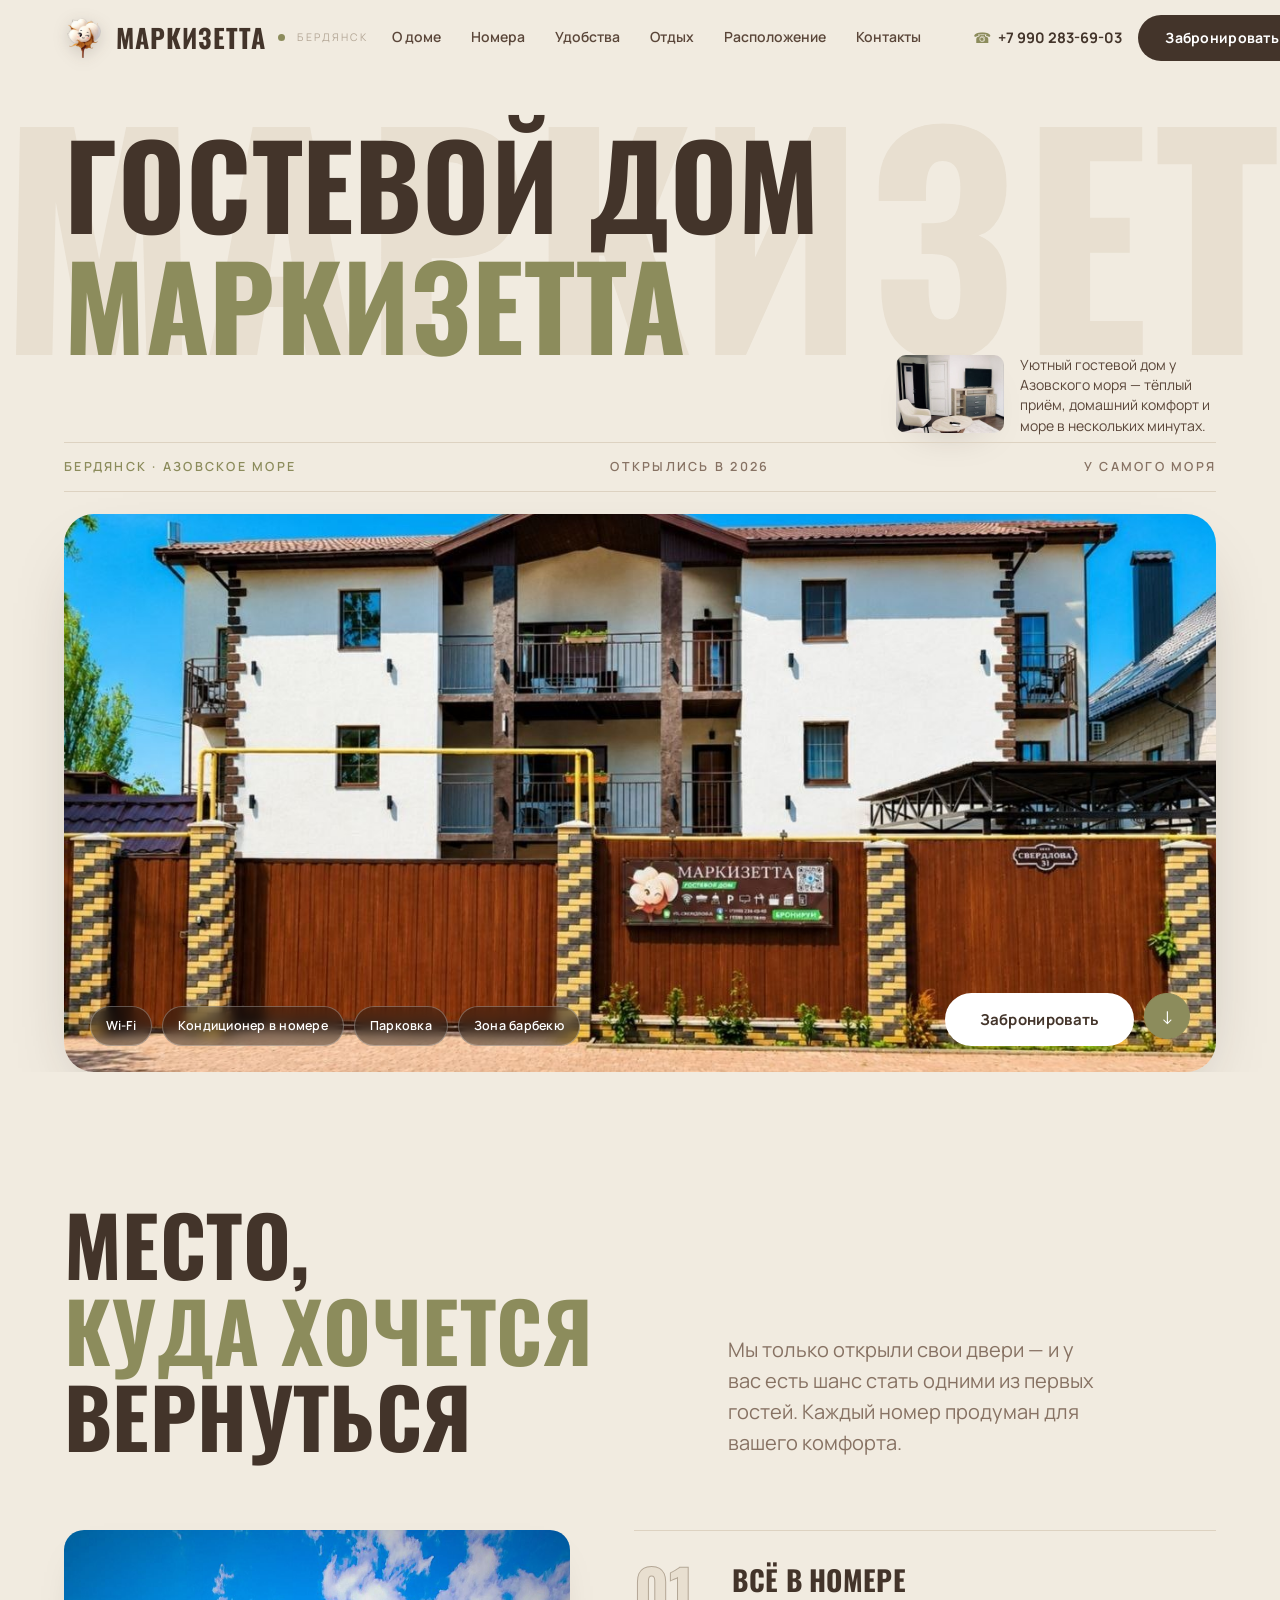
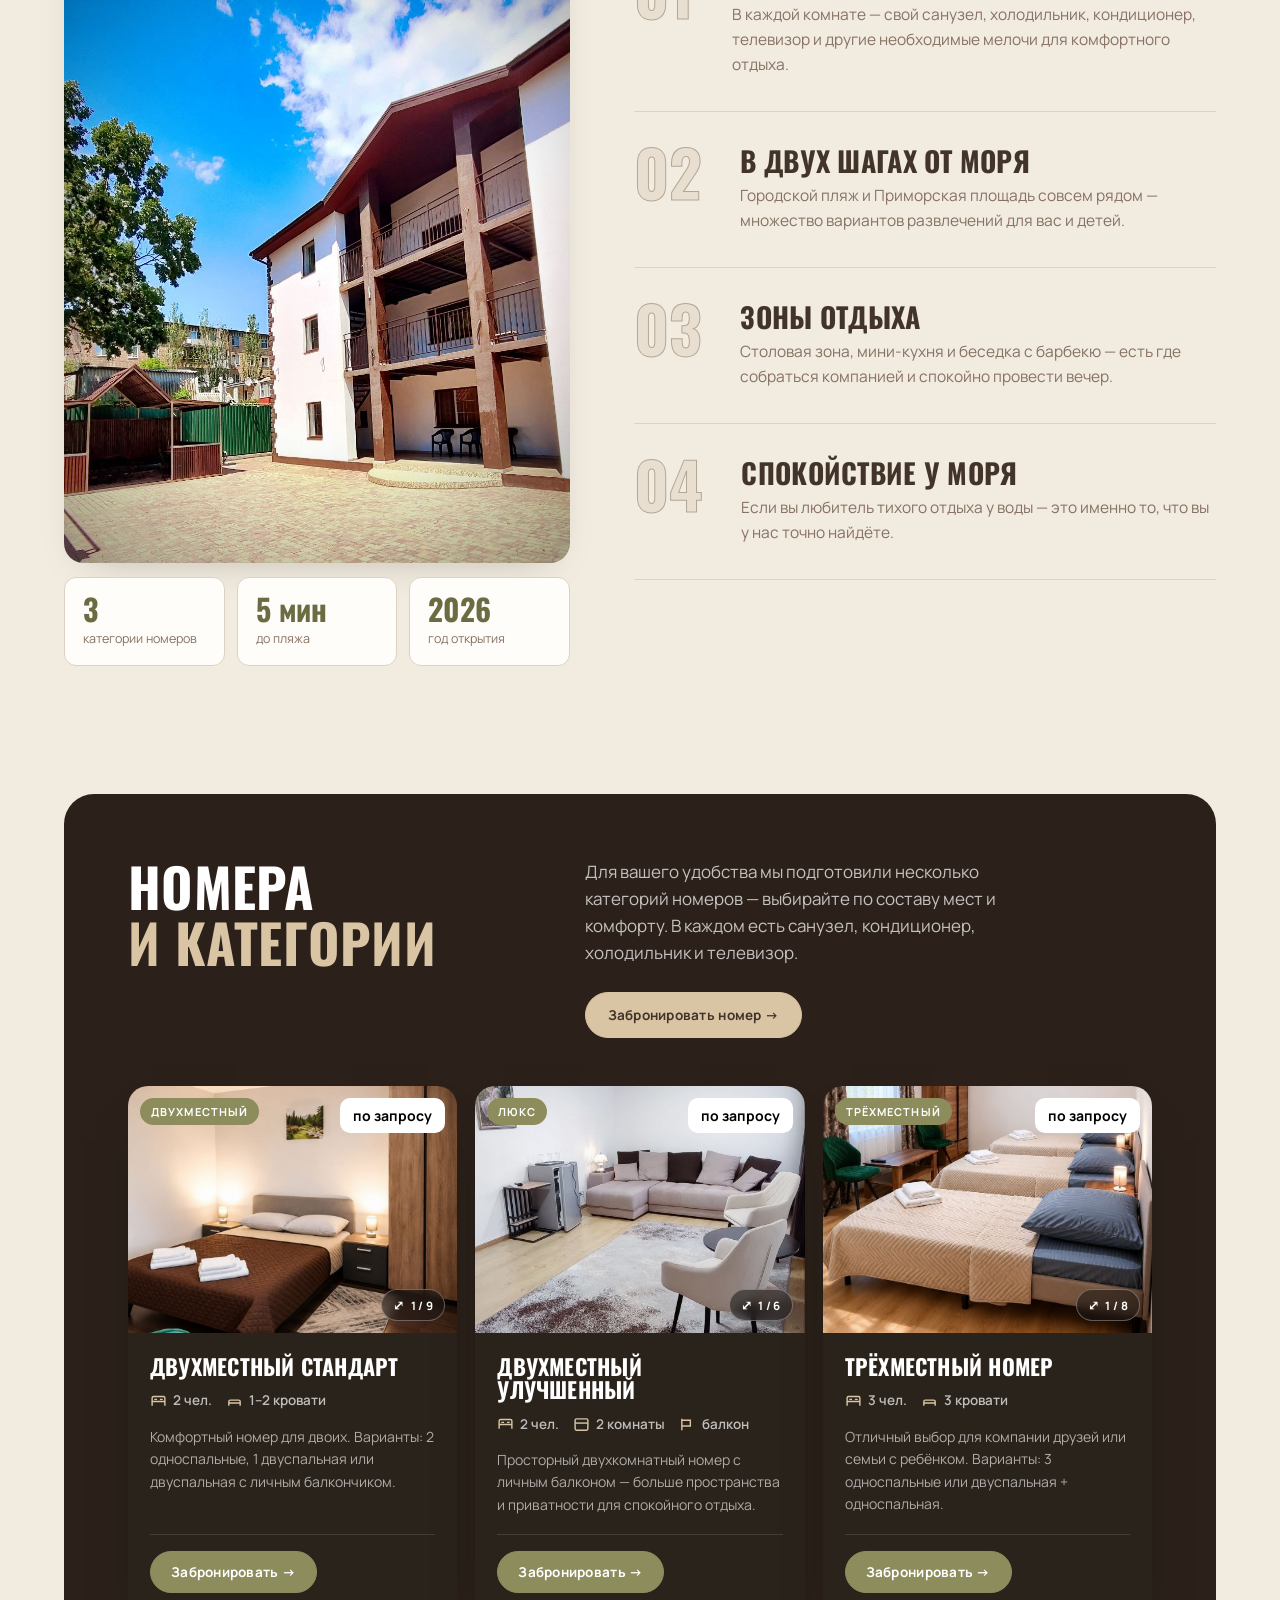
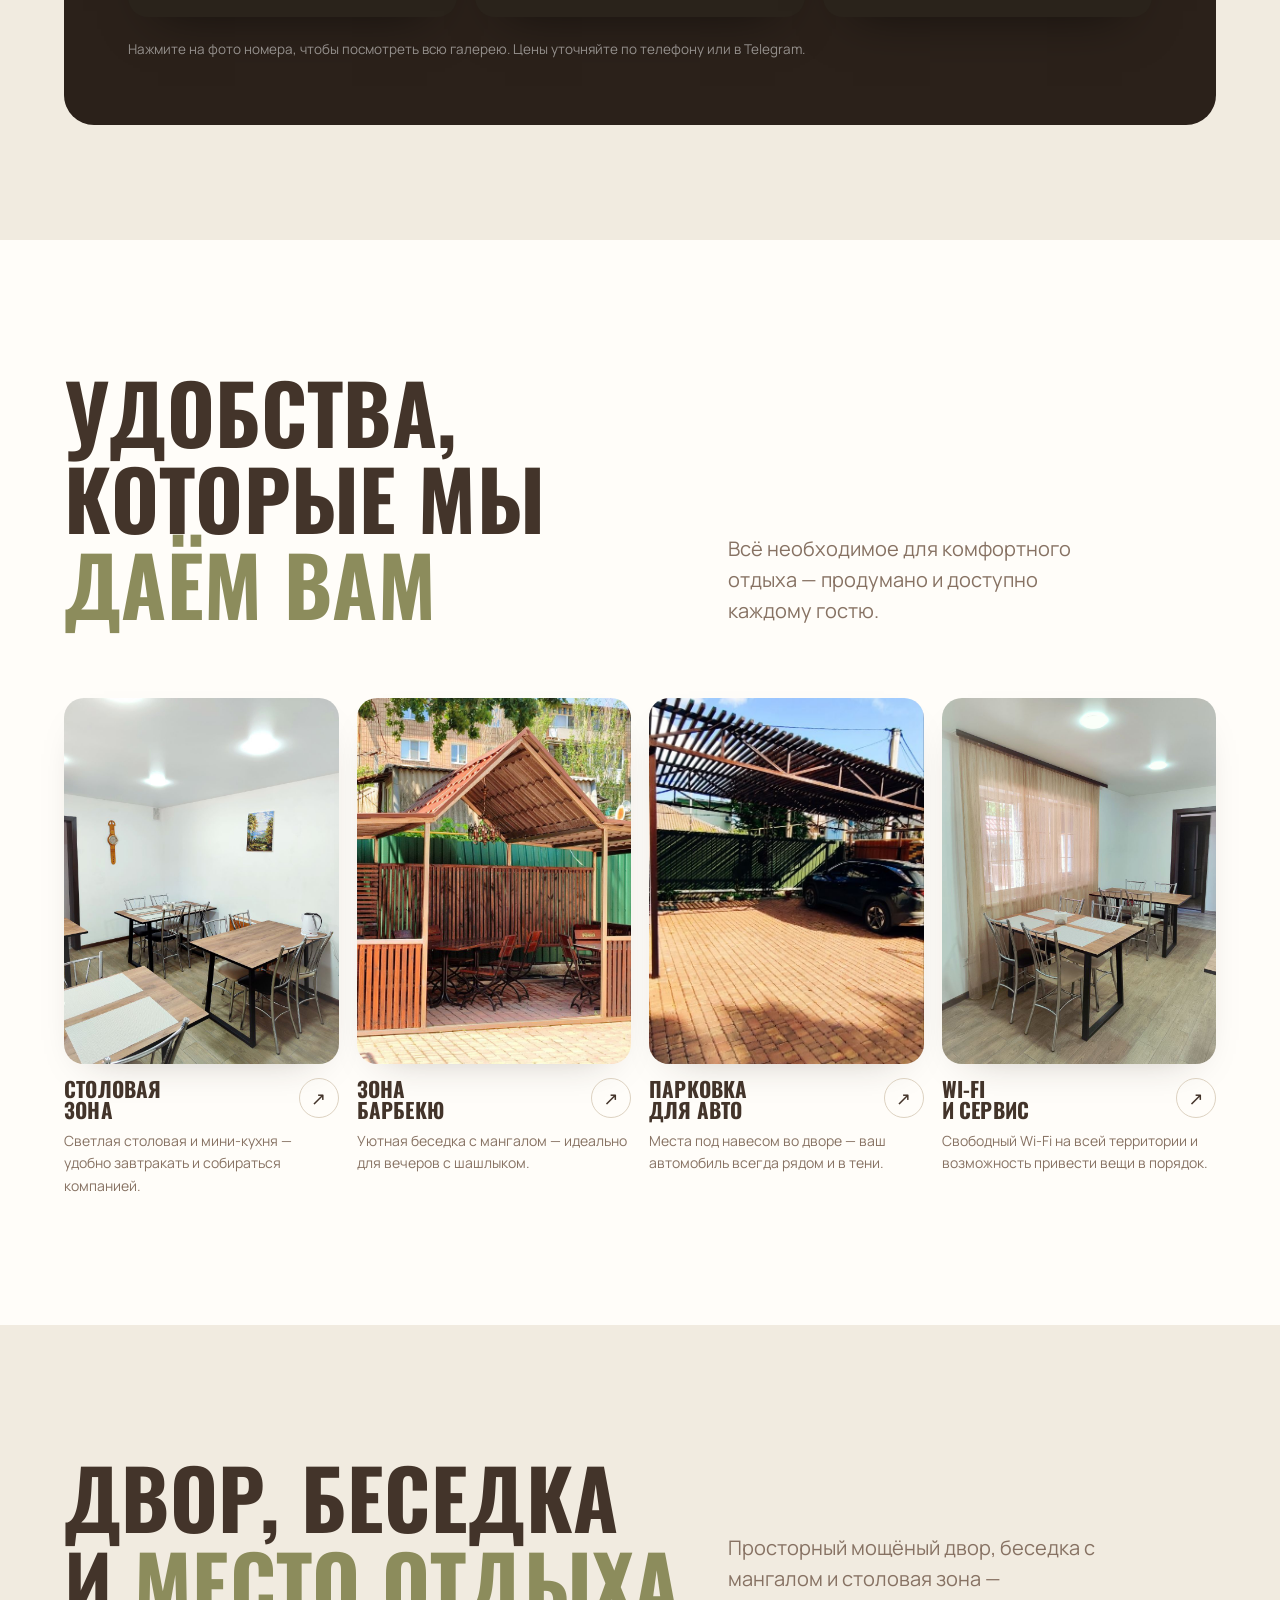
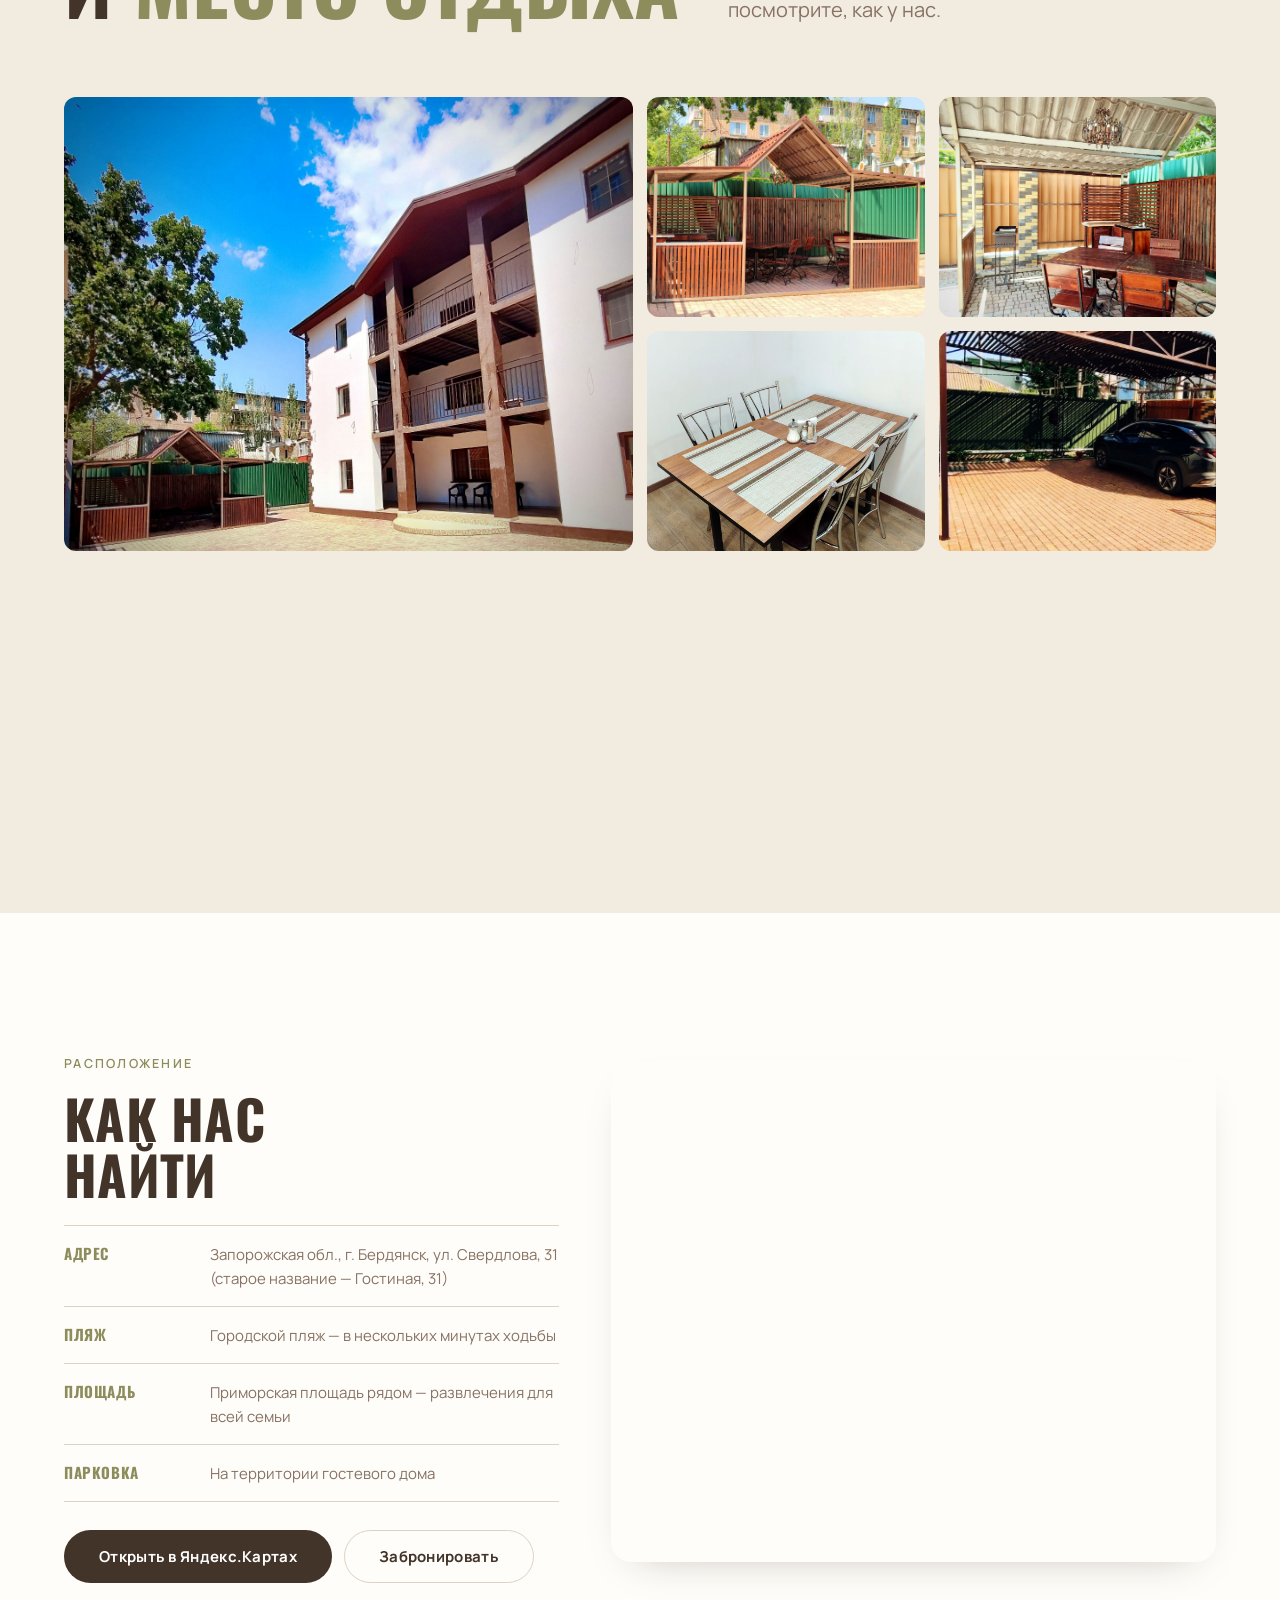
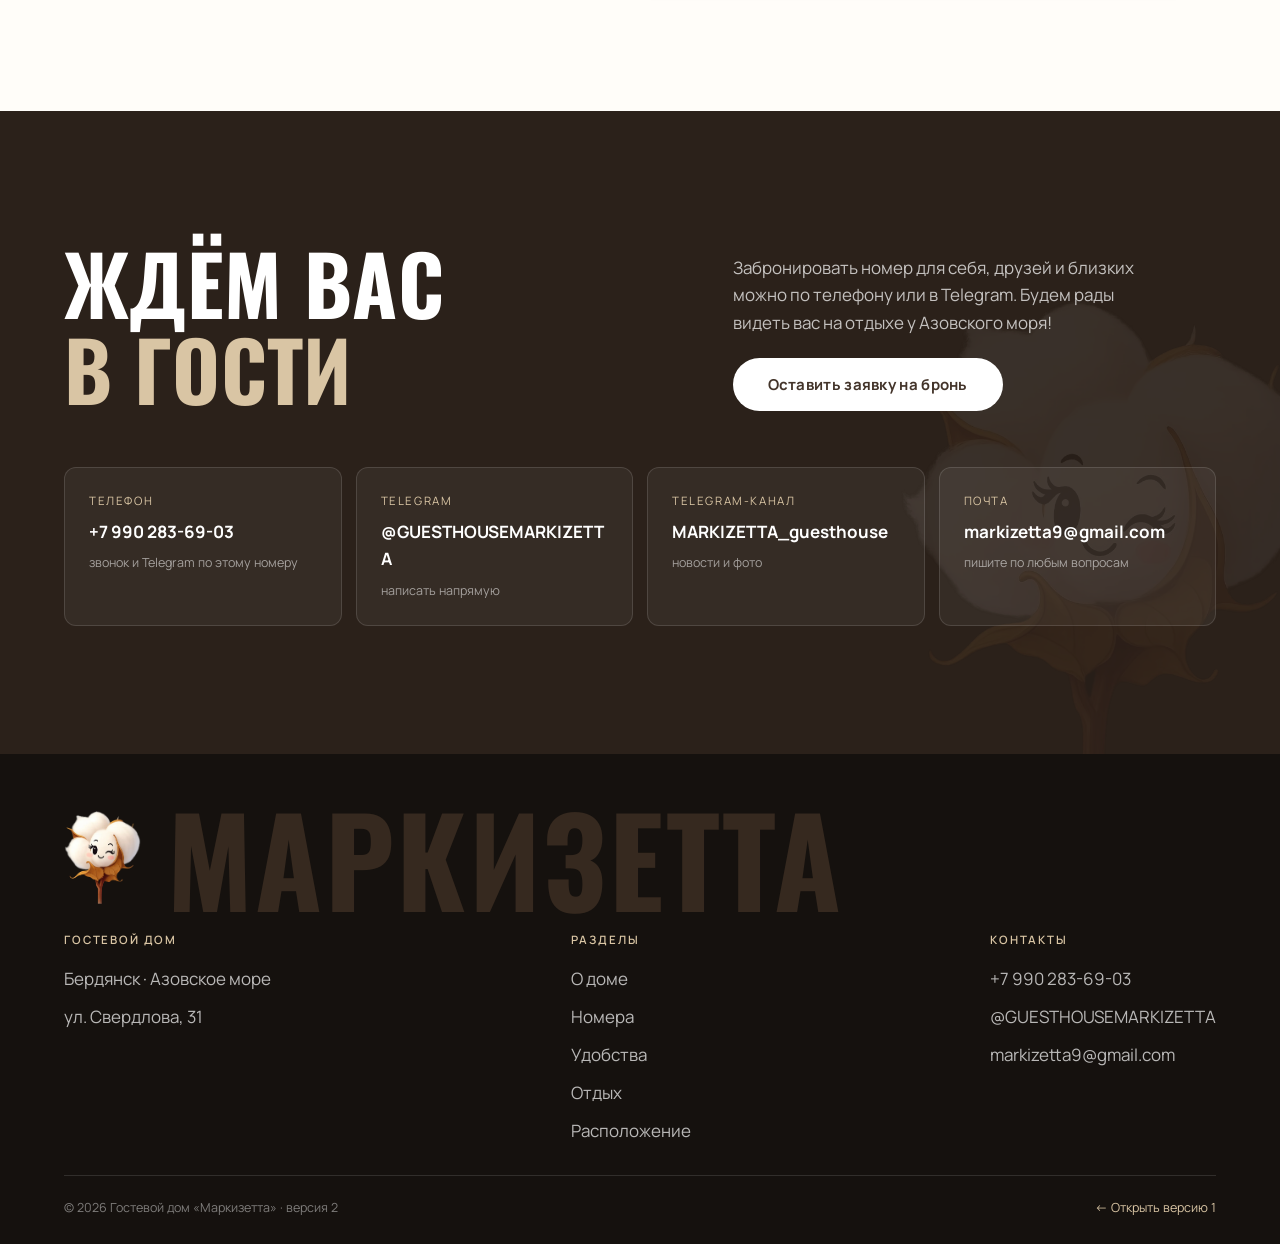
<file: v2.html>
<!DOCTYPE html>
<html lang="ru" data-accent="olive" data-rooms="dark">
<head>
<meta charset="UTF-8" />
<meta name="viewport" content="width=device-width, initial-scale=1.0" />
<title>Гостевой дом МАРКИЗЕТТА — отдых у Азовского моря в Бердянске (v2)</title>
<meta name="description" content="Гостевой дом МАРКИЗЕТТА в Бердянске — уютные номера у Азовского моря рядом с городским пляжем и Приморской площадью. Бронирование по телефону и в Telegram." />
<link rel="icon" href="new/logo.webp" type="image/webp" />
<link rel="preconnect" href="https://fonts.googleapis.com" />
<link rel="preconnect" href="https://fonts.gstatic.com" crossorigin />
<link href="https://fonts.googleapis.com/css2?family=Oswald:wght@500;600;700&family=Manrope:wght@400;500;600;700;800&display=swap" rel="stylesheet" />
<link rel="stylesheet" href="styles-v2.css" />
</head>
<body>

<!-- ============ HEADER ============ -->
<header class="site-header" id="top">
  <div class="header-inner">
    <a href="#top" class="brand" aria-label="Гостевой дом Маркизетта — на главную">
      <img class="brand__logo" src="new/logo.webp" alt="" aria-hidden="true" />
      <span class="brand__name">Маркизетта</span>
      <span class="brand__dot" aria-hidden="true"></span>
      <span class="brand__sub">Бердянск</span>
    </a>

    <nav class="nav" aria-label="Основная навигация">
      <a href="#why" class="nav-link">О доме</a>
      <a href="#rooms" class="nav-link">Номера</a>
      <a href="#facilities" class="nav-link">Удобства</a>
      <a href="#gallery" class="nav-link">Отдых</a>
      <a href="#location" class="nav-link">Расположение</a>
      <a href="#contacts" class="nav-link">Контакты</a>
    </nav>

    <div class="header-actions">
      <a href="tel:+79902836903" class="header-phone">
        <span class="header-phone__icon" aria-hidden="true">☎</span>
        <span>+7 990 283-69-03</span>
      </a>
      <button class="btn btn--dark btn--book-header" data-open-booking type="button">Забронировать</button>
      <button class="burger" data-burger type="button" aria-label="Открыть меню" aria-expanded="false">
        <span></span><span></span><span></span>
      </button>
    </div>
  </div>
</header>

<!-- ============ MOBILE MENU ============ -->
<div class="mobile-menu" data-mobile-menu hidden>
  <nav class="mobile-menu__nav" aria-label="Мобильная навигация">
    <a href="#why" class="mobile-menu__link" data-mm-link>О доме <span>01</span></a>
    <a href="#rooms" class="mobile-menu__link" data-mm-link>Номера <span>02</span></a>
    <a href="#facilities" class="mobile-menu__link" data-mm-link>Удобства <span>03</span></a>
    <a href="#gallery" class="mobile-menu__link" data-mm-link>Отдых <span>04</span></a>
    <a href="#location" class="mobile-menu__link" data-mm-link>Расположение <span>05</span></a>
    <a href="#contacts" class="mobile-menu__link" data-mm-link>Контакты <span>06</span></a>
  </nav>
  <div class="mobile-menu__foot">
    <a href="tel:+79902836903" class="mobile-menu__phone">+7 990 283-69-03</a>
    <button class="btn btn--primary" data-open-booking type="button">Забронировать номер</button>
    <a href="https://t.me/GUESTHOUSEMARKIZETTA" target="_blank" rel="noopener" class="mobile-menu__tg">Написать в Telegram →</a>
  </div>
</div>

<main>

  <!-- ============ HERO ============ -->
  <section class="hero" id="hero">
    <div class="hero__ghost" aria-hidden="true">Маркизетта</div>
    <div class="wrap">
      <div class="hero__top">
        <h1 class="display h-xl hero__title">Гостевой дом<br /><span class="accent-word">Маркизетта</span></h1>
        <div class="hero__aside">
          <div class="hero__thumb">
            <img src="assets/hero-thumb.jpg" alt="Интерьер номера гостевого дома" />
          </div>
          <p>Уютный гостевой дом у Азовского моря — тёплый приём, домашний комфорт и море в нескольких минутах.</p>
        </div>
      </div>

      <div class="hero__metarow">
        <span class="meta meta--accent">Бердянск · Азовское море</span>
        <span class="meta">Открылись в 2026</span>
        <span class="meta">У самого моря</span>
      </div>

      <div class="hero__image">
        <img src="new/main.jpg" alt="Фасад гостевого дома Маркизетта" />
        <div class="hero__badges">
          <span class="hero__badge">Wi-Fi</span>
          <span class="hero__badge">Кондиционер в номере</span>
          <span class="hero__badge">Парковка</span>
          <span class="hero__badge">Зона барбекю</span>
        </div>
        <div class="hero__cta">
          <button class="btn btn--light btn--lg" data-open-booking type="button">Забронировать</button>
          <a href="#rooms" class="arrow-btn arrow-btn--solid" aria-label="К номерам">↓</a>
        </div>
      </div>
    </div>
  </section>

  <!-- ============ WHY US ============ -->
  <section class="section why" id="why">
    <div class="wrap">
      <div class="section-head">
        <h2 class="display h-lg">Место,<br /><span class="accent-word">куда хочется</span> вернуться</h2>
        <p class="lead section-head__intro">Мы только открыли свои двери — и у вас есть шанс стать одними из первых гостей. Каждый номер продуман для вашего комфорта.</p>
      </div>

      <div class="why__grid">
        <div class="why__media">
          <div class="why__media-img">
            <img src="assets/courtyard.jpg" alt="Внутренний двор гостевого дома" loading="lazy" />
          </div>
          <div class="why__stats">
            <div class="why__stat"><b>3</b><span>категории номеров</span></div>
            <div class="why__stat"><b>5 мин</b><span>до пляжа</span></div>
            <div class="why__stat"><b>2026</b><span>год открытия</span></div>
          </div>
        </div>

        <ol class="why__list">
          <li class="why-item">
            <span class="why-item__num">01</span>
            <div class="why-item__body">
              <h3>Всё в номере</h3>
              <p>В каждой комнате — свой санузел, холодильник, кондиционер, телевизор и другие необходимые мелочи для комфортного отдыха.</p>
            </div>
          </li>
          <li class="why-item">
            <span class="why-item__num">02</span>
            <div class="why-item__body">
              <h3>В двух шагах от моря</h3>
              <p>Городской пляж и Приморская площадь совсем рядом — множество вариантов развлечений для вас и детей.</p>
            </div>
          </li>
          <li class="why-item">
            <span class="why-item__num">03</span>
            <div class="why-item__body">
              <h3>Зоны отдыха</h3>
              <p>Столовая зона, мини-кухня и беседка с барбекю — есть где собраться компанией и спокойно провести вечер.</p>
            </div>
          </li>
          <li class="why-item">
            <span class="why-item__num">04</span>
            <div class="why-item__body">
              <h3>Спокойствие у моря</h3>
              <p>Если вы любитель тихого отдыха у воды — это именно то, что вы у нас точно найдёте.</p>
            </div>
          </li>
        </ol>
      </div>
    </div>
  </section>

  <!-- ============ ROOMS ============ -->
  <section class="rooms" id="rooms">
    <div class="wrap">
      <div class="rooms__panel">
        <div class="rooms__head">
          <h2 class="display h-md">Номера<br /><span class="accent-word">и категории</span></h2>
          <div>
            <p class="rooms__intro">Для вашего удобства мы подготовили несколько категорий номеров — выбирайте по составу мест и комфорту. В каждом есть санузел, кондиционер, холодильник и телевизор.</p>
            <div class="rooms__nav">
              <button class="rooms__viewall" data-open-booking type="button">Забронировать номер →</button>
            </div>
          </div>
        </div>

        <div class="rooms__track" data-room-track>

          <article class="room-card">
            <button class="room-card__media" data-room-gallery="assets/room1-1.jpg,assets/room1-2.jpg,assets/room1-3.jpg,assets/room1-4.jpg,assets/room1-5.jpg,assets/room1-6.jpg,assets/room1-7.jpg,assets/room1-8.jpg,assets/room1-9.jpg" data-room-title="Двухместный стандарт" type="button" aria-label="Открыть фотогалерею номера «Двухместный стандарт»">
              <span class="room-card__tag">Двухместный</span>
              <span class="room-card__price">по запросу</span>
              <img src="assets/room1-1.jpg" alt="Двухместный стандарт" loading="lazy" />
              <span class="room-card__count">1 / 9</span>
            </button>
            <div class="room-card__body">
              <h3 class="room-card__name">Двухместный стандарт</h3>
              <div class="room-card__meta">
                <span><svg viewBox="0 0 24 24" fill="none" stroke-width="2"><path d="M3 12V7a2 2 0 0 1 2-2h14a2 2 0 0 1 2 2v5M3 12h18M3 12v6M21 12v6M6 9h4M14 9h4"/></svg>2 чел.</span>
                <span><svg viewBox="0 0 24 24" fill="none" stroke-width="2"><path d="M4 18v-6a2 2 0 0 1 2-2h12a2 2 0 0 1 2 2v6M4 14h16"/></svg>1–2 кровати</span>
              </div>
              <p class="room-card__desc">Комфортный номер для двоих. Варианты: 2 односпальные, 1 двуспальная или двуспальная с личным балкончиком.</p>
              <div class="room-card__foot">
                <button class="room-card__book" data-open-booking data-room="Двухместный стандарт" type="button">Забронировать →</button>
              </div>
            </div>
          </article>

          <article class="room-card">
            <button class="room-card__media" data-room-gallery="assets/room2-1.jpg,assets/room2-2.jpg,assets/room2-3.jpg,assets/room2-4.jpg,assets/room2-5.jpg,assets/room2-6.jpg" data-room-title="Двухместный улучшенный" type="button" aria-label="Открыть фотогалерею номера «Двухместный улучшенный»">
              <span class="room-card__tag">Люкс</span>
              <span class="room-card__price">по запросу</span>
              <img src="assets/room2-1.jpg" alt="Двухместный улучшенный" loading="lazy" />
              <span class="room-card__count">1 / 6</span>
            </button>
            <div class="room-card__body">
              <h3 class="room-card__name">Двухместный улучшенный</h3>
              <div class="room-card__meta">
                <span><svg viewBox="0 0 24 24" fill="none" stroke-width="2"><path d="M3 12V7a2 2 0 0 1 2-2h14a2 2 0 0 1 2 2v5M3 12h18M3 12v6M21 12v6M6 9h4M14 9h4"/></svg>2 чел.</span>
                <span><svg viewBox="0 0 24 24" fill="none" stroke-width="2"><rect x="3" y="4" width="18" height="16" rx="2"/><path d="M3 10h18"/></svg>2 комнаты</span>
                <span><svg viewBox="0 0 24 24" fill="none" stroke-width="2"><path d="M4 4v16M4 6h12v8H4"/></svg>балкон</span>
              </div>
              <p class="room-card__desc">Просторный двухкомнатный номер с личным балконом — больше пространства и приватности для спокойного отдыха.</p>
              <div class="room-card__foot">
                <button class="room-card__book" data-open-booking data-room="Двухместный улучшенный (Люкс)" type="button">Забронировать →</button>
              </div>
            </div>
          </article>

          <article class="room-card">
            <button class="room-card__media" data-room-gallery="assets/room3-1.jpg,assets/room3-2.jpg,assets/room3-3.jpg,assets/room3-4.jpg,assets/room3-5.jpg,assets/room3-6.jpg,assets/room3-7.jpg,assets/room3-8.jpg" data-room-title="Трёхместный номер" type="button" aria-label="Открыть фотогалерею номера «Трёхместный номер»">
              <span class="room-card__tag">Трёхместный</span>
              <span class="room-card__price">по запросу</span>
              <img src="assets/room3-1.jpg" alt="Трёхместный номер" loading="lazy" />
              <span class="room-card__count">1 / 8</span>
            </button>
            <div class="room-card__body">
              <h3 class="room-card__name">Трёхместный номер</h3>
              <div class="room-card__meta">
                <span><svg viewBox="0 0 24 24" fill="none" stroke-width="2"><path d="M3 12V7a2 2 0 0 1 2-2h14a2 2 0 0 1 2 2v5M3 12h18M3 12v6M21 12v6M6 9h4M14 9h4"/></svg>3 чел.</span>
                <span><svg viewBox="0 0 24 24" fill="none" stroke-width="2"><path d="M4 18v-6a2 2 0 0 1 2-2h12a2 2 0 0 1 2 2v6M4 14h16"/></svg>3 кровати</span>
              </div>
              <p class="room-card__desc">Отличный выбор для компании друзей или семьи с ребёнком. Варианты: 3 односпальные или двуспальная + односпальная.</p>
              <div class="room-card__foot">
                <button class="room-card__book" data-open-booking data-room="Трёхместный номер" type="button">Забронировать →</button>
              </div>
            </div>
          </article>

        </div>
        <p style="color:rgba(255,255,255,.5); font-size:13.5px; margin:22px 0 0;">Нажмите на фото номера, чтобы посмотреть всю галерею. Цены уточняйте по телефону или в Telegram.</p>
      </div>
    </div>
  </section>

  <!-- ============ FACILITIES ============ -->
  <section class="section facilities" id="facilities">
    <div class="wrap">
      <div class="section-head">
        <h2 class="display h-lg">Удобства,<br />которые мы <span class="accent-word">даём вам</span></h2>
        <p class="lead section-head__intro">Всё необходимое для комфортного отдыха — продумано и доступно каждому гостю.</p>
      </div>

      <div class="fac-grid">
        <article class="fac-card">
          <div class="fac-card__img"><img src="assets/dining-2.jpg" alt="Столовая зона" loading="lazy" /></div>
          <div class="fac-card__foot">
            <h3 class="fac-card__name">Столовая<br />зона</h3>
            <a href="#gallery" class="arrow-btn" aria-label="Подробнее">↗</a>
            <p class="fac-card__desc">Светлая столовая и мини-кухня — удобно завтракать и собираться компанией.</p>
          </div>
        </article>

        <article class="fac-card">
          <div class="fac-card__img"><img src="assets/bbq-gazebo.jpg" alt="Зона барбекю" loading="lazy" /></div>
          <div class="fac-card__foot">
            <h3 class="fac-card__name">Зона<br />барбекю</h3>
            <a href="#gallery" class="arrow-btn" aria-label="Подробнее">↗</a>
            <p class="fac-card__desc">Уютная беседка с мангалом — идеально для вечеров с шашлыком.</p>
          </div>
        </article>

        <article class="fac-card">
          <div class="fac-card__img"><img src="assets/parking-1.jpg" alt="Парковка" loading="lazy" /></div>
          <div class="fac-card__foot">
            <h3 class="fac-card__name">Парковка<br />для авто</h3>
            <a href="#location" class="arrow-btn" aria-label="Подробнее">↗</a>
            <p class="fac-card__desc">Места под навесом во дворе — ваш автомобиль всегда рядом и в тени.</p>
          </div>
        </article>

        <article class="fac-card">
          <div class="fac-card__img"><img src="assets/dining-3.jpg" alt="Зоны отдыха и Wi-Fi" loading="lazy" /></div>
          <div class="fac-card__foot">
            <h3 class="fac-card__name">Wi-Fi<br />и сервис</h3>
            <a href="#contacts" class="arrow-btn" aria-label="Подробнее">↗</a>
            <p class="fac-card__desc">Свободный Wi-Fi на всей территории и возможность привести вещи в порядок.</p>
          </div>
        </article>
      </div>
    </div>
  </section>

  <!-- ============ GALLERY ============ -->
  <section class="section gallery-sec" id="gallery">
    <div class="wrap">
      <div class="section-head">
        <h2 class="display h-lg">Двор, беседка<br />и <span class="accent-word">место отдыха</span></h2>
        <p class="lead section-head__intro">Просторный мощёный двор, беседка с мангалом и столовая зона — посмотрите, как у нас.</p>
      </div>
      <div class="gallery" data-lightbox-group>
        <button class="gallery__item gallery__item--big" data-lightbox="assets/courtyard.jpg" type="button"><img src="assets/courtyard.jpg" alt="Внутренний двор и здание" loading="lazy" /></button>
        <button class="gallery__item" data-lightbox="assets/bbq-gazebo.jpg" type="button"><img src="assets/bbq-gazebo.jpg" alt="Беседка для отдыха" loading="lazy" /></button>
        <button class="gallery__item" data-lightbox="assets/bbq-grill.jpg" type="button"><img src="assets/bbq-grill.jpg" alt="Зона барбекю с мангалом" loading="lazy" /></button>
        <button class="gallery__item" data-lightbox="assets/dining-1.jpg" type="button"><img src="assets/dining-1.jpg" alt="Столовая зона" loading="lazy" /></button>
        <button class="gallery__item" data-lightbox="assets/parking-1.jpg" type="button"><img src="assets/parking-1.jpg" alt="Парковка под навесом" loading="lazy" /></button>
        <button class="gallery__item" data-lightbox="assets/dining-2.jpg" type="button"><img src="assets/dining-2.jpg" alt="Столовая зона, вид 2" loading="lazy" /></button>
        <button class="gallery__item" data-lightbox="assets/bbq-sink.jpg" type="button"><img src="assets/bbq-sink.jpg" alt="Зона барбекю — мойка" loading="lazy" /></button>
        <button class="gallery__item" data-lightbox="assets/parking-2.jpg" type="button"><img src="assets/parking-2.jpg" alt="Парковка, вид 2" loading="lazy" /></button>
      </div>
    </div>
  </section>

  <!-- ============ LOCATION ============ -->
  <section class="section location" id="location">
    <div class="wrap">
      <div class="location__grid">
        <div class="location__info">
          <p class="meta meta--accent" style="margin-bottom:16px;">Расположение</p>
          <h2 class="display h-md">Как нас<br />найти</h2>
          <ul class="location__points">
            <li><b>Адрес</b><span>Запорожская обл., г. Бердянск, ул. Свердлова, 31 (старое название — Гостиная, 31)</span></li>
            <li><b>Пляж</b><span>Городской пляж — в нескольких минутах ходьбы</span></li>
            <li><b>Площадь</b><span>Приморская площадь рядом — развлечения для всей семьи</span></li>
            <li><b>Парковка</b><span>На территории гостевого дома</span></li>
          </ul>
          <div class="location__actions">
            <a class="btn btn--dark btn--lg" href="https://yandex.ru/maps/?text=Бердянск, улица Свердлова, 31" target="_blank" rel="noopener">Открыть в Яндекс.Картах</a>
            <button class="btn btn--ghost btn--lg" data-open-booking type="button">Забронировать</button>
          </div>
        </div>
        <div class="location__map">
          <iframe src="https://yandex.ru/map-widget/v1/?um=constructor%3Aa546a41429d4d264be3661e1c7c747e6cb25f4ac7dc8855ade8e6821b497c482&amp;source=constructor" width="100%" height="500" frameborder="0" title="Гостевой дом Маркизетта на карте" allowfullscreen="" loading="lazy"></iframe>
        </div>
      </div>
    </div>
  </section>

  <!-- ============ CONTACTS ============ -->
  <section class="section contacts" id="contacts">
    <img class="contacts__watermark" src="new/logo.webp" alt="" aria-hidden="true" />
    <div class="wrap">
      <div class="contacts__top">
        <h2 class="display h-lg">Ждём вас<br /><span class="accent-word">в гости</span></h2>
        <div>
          <p>Забронировать номер для себя, друзей и близких можно по телефону или в Telegram. Будем рады видеть вас на отдыхе у Азовского моря!</p>
          <button class="btn btn--light btn--lg" data-open-booking type="button">Оставить заявку на бронь</button>
        </div>
      </div>
      <div class="contacts__cards">
        <a class="contact-card" href="tel:+79902836903">
          <span class="contact-card__label">Телефон</span>
          <span class="contact-card__value">+7 990 283-69-03</span>
          <span class="contact-card__note">звонок и Telegram по этому номеру</span>
        </a>
        <a class="contact-card" href="https://t.me/GUESTHOUSEMARKIZETTA" target="_blank" rel="noopener">
          <span class="contact-card__label">Telegram</span>
          <span class="contact-card__value">@GUESTHOUSEMARKIZETTA</span>
          <span class="contact-card__note">написать напрямую</span>
        </a>
        <a class="contact-card" href="https://t.me/MARKIZETTA_guesthouse" target="_blank" rel="noopener">
          <span class="contact-card__label">Telegram-канал</span>
          <span class="contact-card__value">MARKIZETTA_guesthouse</span>
          <span class="contact-card__note">новости и фото</span>
        </a>
        <a class="contact-card" href="mailto:markizetta9@gmail.com">
          <span class="contact-card__label">Почта</span>
          <span class="contact-card__value">markizetta9@gmail.com</span>
          <span class="contact-card__note">пишите по любым вопросам</span>
        </a>
      </div>
    </div>
  </section>
</main>

<!-- ============ FOOTER ============ -->
<footer class="footer">
  <div class="wrap">
    <div class="footer__brandrow">
      <img class="footer__logo" src="new/logo.webp" alt="" aria-hidden="true" />
      <div class="footer__big">Маркизетта</div>
    </div>
    <div class="footer__inner">
      <div class="footer__col">
        <h4>Гостевой дом</h4>
        <span>Бердянск · Азовское море</span>
        <span>ул. Свердлова, 31</span>
      </div>
      <div class="footer__col">
        <h4>Разделы</h4>
        <a href="#why">О доме</a>
        <a href="#rooms">Номера</a>
        <a href="#facilities">Удобства</a>
        <a href="#gallery">Отдых</a>
        <a href="#location">Расположение</a>
      </div>
      <div class="footer__col">
        <h4>Контакты</h4>
        <a href="tel:+79902836903">+7 990 283-69-03</a>
        <a href="https://t.me/GUESTHOUSEMARKIZETTA" target="_blank" rel="noopener">@GUESTHOUSEMARKIZETTA</a>
        <a href="mailto:markizetta9@gmail.com">markizetta9@gmail.com</a>
      </div>
    </div>
  </div>
  <div class="footer__bottom">
    <span>© 2026 Гостевой дом «Маркизетта» · версия 2</span>
    <span><a href="index.html" style="color:var(--peach)">← Открыть версию 1</a></span>
  </div>
</footer>

<!-- ============ BOOKING MODAL ============ -->
<div class="modal" data-modal hidden>
  <div class="modal__overlay" data-modal-close></div>
  <div class="modal__dialog" role="dialog" aria-modal="true" aria-labelledby="booking-title">
    <button class="modal__close" data-modal-close type="button" aria-label="Закрыть">×</button>
    <div class="modal__head">
      <img class="modal__emblem" src="new/logo.webp" alt="" aria-hidden="true" />
      <p class="meta meta--accent">Бронирование</p>
      <h2 class="modal__title" id="booking-title">Оставить заявку</h2>
      <p class="modal__sub">Заполните форму и отправьте заявку в Telegram или на почту. Мы свяжемся с вами и подтвердим бронь.</p>
    </div>
    <form class="booking-form" data-booking-form novalidate>
      <div class="field">
        <label for="bf-name">Ваше имя</label>
        <input id="bf-name" name="name" type="text" placeholder="Как к вам обращаться" required />
      </div>
      <div class="field">
        <label for="bf-phone">Телефон</label>
        <input id="bf-phone" name="phone" type="tel" placeholder="+7 ___ ___-__-__" required />
      </div>
      <div class="field field--full">
        <label for="bf-room">Категория номера</label>
        <select id="bf-room" name="room">
          <option>Двухместный стандарт</option>
          <option>Двухместный улучшенный (Люкс)</option>
          <option>Трёхместный номер</option>
          <option>Пока не определился(ась)</option>
        </select>
      </div>
      <div class="field">
        <label for="bf-in">Заезд</label>
        <input id="bf-in" name="checkin" type="date" />
      </div>
      <div class="field">
        <label for="bf-out">Выезд</label>
        <input id="bf-out" name="checkout" type="date" />
      </div>
      <div class="field">
        <label for="bf-guests">Гостей</label>
        <input id="bf-guests" name="guests" type="number" min="1" max="10" value="2" />
      </div>
      <div class="field field--full">
        <label for="bf-comment">Комментарий <span class="muted">(необязательно)</span></label>
        <textarea id="bf-comment" name="comment" rows="2" placeholder="Пожелания, вопросы…"></textarea>
      </div>
      <p class="booking-form__error" data-form-error hidden>Пожалуйста, заполните имя и телефон.</p>
      <div class="booking-form__actions">
        <button class="btn btn--primary btn--lg" type="submit" data-send="telegram">Отправить заявку</button>
      </div>
      <a class="booking-form__call" href="tel:+79902836903">или позвоните: +7 990 283-69-03</a>
    </form>
  </div>
</div>

<!-- ============ LIGHTBOX ============ -->
<div class="lightbox" data-lightbox-modal hidden>
  <button class="lightbox__close" data-lightbox-close type="button" aria-label="Закрыть">×</button>
  <button class="lightbox__nav lightbox__nav--prev" data-lightbox-prev type="button" aria-label="Назад">‹</button>
  <img class="lightbox__img" data-lightbox-img alt="" />
  <button class="lightbox__nav lightbox__nav--next" data-lightbox-next type="button" aria-label="Вперёд">›</button>
  <div class="lightbox__caption" data-lightbox-caption></div>
</div>

<!-- ============ TOAST ============ -->
<div class="toast" data-toast hidden></div>

<script src="app.js"></script>

</body>
</html>
</file>
<file: styles-v2.css>
/* ============================================================
   МАРКИЗЕТТА · v2 «Soft Cotton» design system
   Soft display serif · dark-coffee + light-beige + soft-olive palette
   Cosy, light & comfortable
   ============================================================ */

:root{
  /* ---- light beige palette ---- */
  --bone:        #f1ebe0;
  --bone-2:      #e8dfd0;
  --surface:     #fffdf9;
  --card:        #f8f3ea;

  /* ---- dark-coffee inks ---- */
  --ink:         #43342a;   /* dark coffee — headings & text */
  --ink-2:       #5a4639;
  --ink-soft:    #877263;
  --ink-mute:    #b3a695;
  --line:        #ddd2c1;
  --line-soft:   #ebe2d4;

  /* ---- accent (soft olive) ---- */
  --accent:      #8c8c5c;
  --accent-deep: #6c6c43;
  --peach:       #d9c5a4;   /* warm beige — accents on dark panels */
  --peach-soft:  #efe5d3;
  --accent-tint: #e8e7d6;   /* soft olive tint */

  /* ---- dark coffee panel ---- */
  --dark:        #2b211a;
  --dark-2:      #382c23;

  /* ---- type ---- */
  --font-display: "Oswald", "Arial Narrow", sans-serif;
  --font-body:    "Manrope", system-ui, sans-serif;

  /* ---- shape ---- */
  --r:    20px;
  --r-sm: 12px;
  --r-lg: 30px;
  --shadow:      0 30px 70px -34px rgba(43,33,26,.42);
  --shadow-soft: 0 16px 40px -26px rgba(43,33,26,.34);

  --header-h: 76px;
  --maxw: 1280px;
  --pad: clamp(20px, 5vw, 70px);
}

/* ---- accent variants (tweaks) ---- */
html[data-accent="olive"]{ --accent:#8c8c5c; --accent-deep:#6c6c43; --peach:#d9c5a4; --peach-soft:#efe5d3; --accent-tint:#e8e7d6; }
html[data-accent="beige"]{ --accent:#b69b76; --accent-deep:#937a59; --peach:#e0cba9; --peach-soft:#f1e6d4; --accent-tint:#f0e9dc; }
html[data-accent="coffee"]{ --accent:#7a5c46; --accent-deep:#5f4634; --peach:#cbb094; --peach-soft:#e8d9c5; --accent-tint:#ece2d5; }

*{ box-sizing:border-box; }
[hidden]{ display:none !important; }

html{ scroll-behavior:smooth; }
@media (prefers-reduced-motion: reduce){ html{ scroll-behavior:auto; } }

body{
  margin:0; font-family:var(--font-body); color:var(--ink); background:var(--bone);
  font-size:17px; line-height:1.6; -webkit-font-smoothing:antialiased; overflow-x:hidden;
}
body.no-scroll{ overflow:hidden; }

img{ display:block; max-width:100%; }
a{ color:inherit; text-decoration:none; }
button{ font-family:inherit; cursor:pointer; }

.wrap{ width:100%; padding-inline:var(--pad); margin-inline:auto; max-width:calc(var(--maxw) + var(--pad)*2); }

/* ---- display / type helpers ---- */
.display{
  font-family:var(--font-display); font-weight:700; text-transform:uppercase;
  line-height:1.05; letter-spacing:.005em; margin:0; color:var(--ink);
}
.room-card__name, .fac-card__name, .why-item__body h3, .modal__title,
.map-placeholder__title, .mobile-menu__link, .brand__name{ line-height:1.05; }
.h-xl{ font-size:clamp(48px, 9vw, 132px); }
.h-lg{ font-size:clamp(40px, 6.4vw, 92px); }
.h-md{ font-size:clamp(30px, 4.2vw, 58px); }
.h-sm{ font-size:clamp(24px, 3vw, 38px); }

.meta{
  font-size:12.5px; letter-spacing:.18em; text-transform:uppercase;
  font-weight:600; color:var(--ink-soft);
}
.meta--accent{ color:var(--accent); }
.lead{ font-size:clamp(17px,1.7vw,20px); color:var(--ink-soft); line-height:1.55; margin:0; }
.accent-word{ color:var(--accent); }

.section{ padding:clamp(70px, 10vw, 140px) 0; }
.section-head{ display:grid; grid-template-columns:1.3fr 1fr; gap:30px; align-items:end; margin-bottom:clamp(40px,6vw,72px); }
.section-head__intro{ max-width:380px; }
@media (max-width:760px){ .section-head{ grid-template-columns:1fr; gap:16px; align-items:start; } }

/* ---- buttons ---- */
.btn{
  display:inline-flex; align-items:center; justify-content:center; gap:10px;
  border:1px solid transparent; border-radius:999px; font-weight:700; font-size:14px;
  letter-spacing:.02em; line-height:1; padding:15px 26px; white-space:nowrap;
  transition:transform .18s ease, background .2s, color .2s, border-color .2s, box-shadow .2s;
}
.btn--lg{ padding:18px 34px; font-size:15px; }
.btn--primary{ background:var(--accent); color:#fff; }
.btn--primary:hover{ background:var(--accent-deep); transform:translateY(-2px); }
.btn--dark{ background:var(--ink); color:#fff; }
.btn--dark:hover{ background:var(--ink-2); transform:translateY(-2px); }
.btn--ghost{ background:transparent; color:var(--ink); border-color:var(--line); }
.btn--ghost:hover{ border-color:var(--ink); background:var(--ink); color:#fff; }
.btn--light{ background:#fff; color:var(--ink); }
.btn--light:hover{ background:var(--peach-soft); }
.btn__arrow{ display:inline-grid; place-items:center; width:18px; height:18px; }

/* circular arrow button */
.arrow-btn{
  display:inline-grid; place-items:center; width:46px; height:46px; flex-shrink:0;
  border-radius:50%; border:1px solid var(--line); background:transparent; color:var(--ink);
  font-size:18px; transition:background .2s, color .2s, border-color .2s, transform .2s;
}
.arrow-btn:hover{ background:var(--accent); color:#fff; border-color:var(--accent); transform:translateY(-2px); }
.arrow-btn--solid{ background:var(--accent); color:#fff; border-color:var(--accent); }
.arrow-btn--solid:hover{ background:var(--accent-deep); }

/* ============================================================
   HEADER
   ============================================================ */
.site-header{
  position:fixed; inset:0 0 auto 0; z-index:50; height:var(--header-h);
  display:flex; align-items:center;
  background:transparent; transition:background .3s, box-shadow .3s, border-color .3s;
  border-bottom:1px solid transparent;
}
.site-header.is-stuck{
  background:rgba(236,231,223,.85); backdrop-filter:blur(14px) saturate(1.2);
  border-bottom-color:var(--line);
}
.header-inner{ width:100%; padding-inline:var(--pad); max-width:calc(var(--maxw) + var(--pad)*2); margin-inline:auto; display:flex; align-items:center; gap:24px; }

.brand{ display:flex; align-items:center; gap:10px; flex-shrink:0; }
.brand__name{ font-family:var(--font-display); font-weight:700; font-size:26px; letter-spacing:.04em; text-transform:uppercase; line-height:1; }
.brand__dot{ width:7px; height:7px; border-radius:50%; background:var(--accent); align-self:center; }
.brand__sub{ font-size:10.5px; letter-spacing:.2em; text-transform:uppercase; color:var(--ink-mute); }

.nav{ display:flex; gap:30px; margin-left:auto; }
.nav-link{ position:relative; font-size:14px; font-weight:600; color:var(--ink-2); padding:6px 0; white-space:nowrap; }
.nav-link::after{ content:""; position:absolute; left:0; bottom:0; height:2px; width:0; background:var(--accent); transition:width .25s ease; }
.nav-link:hover{ color:var(--accent); }
.nav-link:hover::after{ width:100%; }

.header-actions{ display:flex; align-items:center; gap:16px; margin-left:auto; }
.nav + .header-actions{ margin-left:28px; }
.header-phone{ display:flex; align-items:center; gap:7px; font-weight:700; font-size:14.5px; color:var(--ink); white-space:nowrap; }
.header-phone__icon{ color:var(--accent); }

.burger{ display:none; width:46px; height:46px; border:1px solid var(--line); border-radius:50%; background:transparent; flex-direction:column; align-items:center; justify-content:center; gap:5px; }
.burger span{ display:block; width:20px; height:2px; background:var(--ink); border-radius:2px; transition:transform .3s, opacity .25s; }
body.menu-open .burger span:nth-child(1){ transform:translateY(7px) rotate(45deg); }
body.menu-open .burger span:nth-child(2){ opacity:0; }
body.menu-open .burger span:nth-child(3){ transform:translateY(-7px) rotate(-45deg); }

/* ============================================================
   MOBILE MENU
   ============================================================ */
.mobile-menu{
  position:fixed; inset:0; z-index:45; background:var(--dark); color:#fff;
  display:flex; flex-direction:column; justify-content:center; padding:calc(var(--header-h) + 20px) var(--pad) 36px;
  opacity:0; transform:translateY(-8px); pointer-events:none; transition:opacity .3s, transform .3s;
}
.mobile-menu.is-open{ opacity:1; transform:none; pointer-events:auto; }
.mobile-menu__nav{ display:flex; flex-direction:column; }
.mobile-menu__link{
  font-family:var(--font-display); font-weight:700; text-transform:uppercase; font-size:clamp(30px,9vw,46px);
  letter-spacing:.01em; padding:11px 0; border-bottom:1px solid rgba(255,255,255,.12); color:#fff;
  display:flex; align-items:baseline; gap:14px;
}
.mobile-menu__link span{ font-family:var(--font-body); font-size:12px; letter-spacing:.1em; color:var(--peach); font-weight:600; }
.mobile-menu__foot{ margin-top:34px; display:flex; flex-direction:column; gap:14px; }
.mobile-menu__phone{ font-family:var(--font-display); font-size:30px; }
.mobile-menu__tg{ color:var(--peach); font-weight:600; }

/* ============================================================
   HERO  (LUNA editorial)
   ============================================================ */
.hero{ position:relative; padding-top:calc(var(--header-h) + clamp(20px,5vw,46px)); overflow:hidden; }
.hero__ghost{
  position:absolute; left:0; right:0; top:clamp(40px,9vw,120px); z-index:0; text-align:center;
  font-family:var(--font-display); font-weight:700; text-transform:uppercase;
  font-size:clamp(90px, 22vw, 360px); line-height:.8; letter-spacing:.02em;
  color:var(--bone-2); user-select:none; pointer-events:none; white-space:nowrap;
}
.hero__top{ position:relative; z-index:2; padding-bottom:clamp(20px,3vw,30px); min-height:clamp(220px,30vw,320px); }
.hero__title{ max-width:100%; }
.hero__title .accent-word{ color:var(--accent); }
.hero__aside{ position:absolute; right:0; bottom:6px; z-index:2; display:flex; gap:16px; align-items:flex-start; width:320px; max-width:42%; }
.hero__thumb{ width:108px; height:78px; flex-shrink:0; border-radius:10px; overflow:hidden; box-shadow:var(--shadow-soft); }
.hero__thumb img{ width:100%; height:100%; object-fit:cover; }
.hero__aside p{ margin:0; font-size:14px; line-height:1.45; color:var(--ink-2); }

.hero__metarow{ position:relative; z-index:2; display:flex; justify-content:space-between; align-items:center; gap:16px; padding:14px 0; border-top:1px solid var(--line); border-bottom:1px solid var(--line); flex-wrap:wrap; }
.hero__metarow .meta{ font-style:normal; }

.hero__image{ position:relative; z-index:1; margin-top:clamp(16px,2vw,22px); border-radius:var(--r-lg); overflow:hidden; box-shadow:var(--shadow); }
.hero__image img{ width:100%; height:clamp(360px, 62vh, 660px); object-fit:cover; }
.hero__badges{ position:absolute; left:clamp(16px,2vw,28px); bottom:clamp(16px,2vw,28px); display:flex; gap:10px; flex-wrap:wrap; z-index:2; }
.hero__badge{ font-size:12.5px; font-weight:600; letter-spacing:.02em; color:#fff; padding:9px 15px; border-radius:999px; background:rgba(27,23,20,.42); border:1px solid rgba(255,255,255,.28); backdrop-filter:blur(6px); }
.hero__cta{ position:absolute; right:clamp(16px,2vw,28px); bottom:clamp(16px,2vw,28px); z-index:2; display:flex; gap:10px; }

@media (max-width:860px){
  .hero__top{ min-height:0; }
  .hero__aside{ position:static; width:auto; max-width:none; margin-top:20px; }
  .hero__image img{ aspect-ratio:1/1; height:auto; }
  .hero__badges{ display:none; }
  .hero__cta{ position:absolute; left:16px; right:16px; bottom:16px; justify-content:space-between; }
}

/* ============================================================
   WHY US — numbered editorial list
   ============================================================ */
.why{ background:var(--bone); }
.why__grid{ display:grid; grid-template-columns:1fr 1.15fr; gap:clamp(30px,5vw,70px); align-items:start; }
.why__media{ position:sticky; top:calc(var(--header-h) + 24px); }
.why__media-img{ border-radius:var(--r); overflow:hidden; box-shadow:var(--shadow-soft); }
.why__media-img img{ width:100%; aspect-ratio:4/5; object-fit:cover; }
.why__stats{ display:flex; gap:12px; margin-top:14px; }
.why__stat{ flex:1; padding:16px 18px; background:var(--surface); border:1px solid var(--line); border-radius:var(--r-sm); }
.why__stat b{ display:block; font-family:var(--font-display); font-size:30px; color:var(--accent-deep); line-height:1; }
.why__stat span{ display:block; font-size:12.5px; color:var(--ink-soft); margin-top:5px; }

.why__list{ list-style:none; margin:0; padding:0; }
.why-item{ display:grid; grid-template-columns:auto 1fr; gap:clamp(16px,3vw,40px); padding:clamp(22px,3vw,34px) 0; border-top:1px solid var(--line); }
.why-item:last-child{ border-bottom:1px solid var(--line); }
.why-item__num{ font-family:var(--font-display); font-weight:700; font-size:clamp(40px,5vw,72px); line-height:.8; color:var(--bone-2); -webkit-text-stroke:1px var(--ink-mute); }
.why-item__body h3{ font-family:var(--font-display); font-weight:700; text-transform:uppercase; font-size:clamp(20px,2.4vw,28px); margin:0 0 8px; letter-spacing:.01em; }
.why-item__body p{ margin:0; color:var(--ink-soft); font-size:15.5px; max-width:520px; }
@media (max-width:860px){ .why__grid{ grid-template-columns:1fr; } .why__media{ position:static; } }

/* ============================================================
   ROOMS — dark panel + carousel
   ============================================================ */
.rooms{ background:var(--bone); padding:0 0 clamp(70px,9vw,130px); }
.rooms__panel{ background:var(--dark); color:#fff; border-radius:var(--r-lg); overflow:hidden; padding:clamp(34px,5vw,64px) var(--pad); }
.rooms__head{ display:grid; grid-template-columns:1fr 1.4fr; gap:clamp(26px,4vw,56px); align-items:start; margin-bottom:clamp(30px,4vw,48px); }
.rooms__head .display{ color:#fff; }
.rooms__head .accent-word{ color:var(--peach); }
.rooms__intro{ color:rgba(255,255,255,.72); margin:0 0 26px; max-width:420px; }
.rooms__nav{ display:flex; gap:12px; align-items:center; }
.rooms__nav .arrow-btn{ border-color:rgba(255,255,255,.25); color:#fff; }
.rooms__nav .arrow-btn:hover{ background:var(--peach); color:var(--ink); border-color:var(--peach); }
.rooms__viewall{ display:inline-flex; align-items:center; gap:10px; color:var(--ink); background:var(--peach); border:1px solid var(--peach); font-weight:700; font-size:13.5px; letter-spacing:.02em; padding:13px 22px; border-radius:999px; transition:background .2s, transform .18s; }
.rooms__viewall:hover{ background:#f0c79e; transform:translateY(-2px); }

.rooms__track{ display:flex; flex-direction:column; gap:18px; }
@media (min-width:1100px){ .rooms__track{ display:grid; grid-auto-flow:row; grid-template-columns:repeat(3,1fr); } }

/* desktop: keep H1 to two lines */
@media (min-width:861px){ .hero__title{ white-space:nowrap; } }

.room-card{ scroll-snap-align:start; background:#2a231b; color:#fff; border-radius:var(--r); overflow:hidden; display:flex; flex-direction:column; box-shadow:0 24px 50px -30px rgba(0,0,0,.6); }
.room-card__media{ position:relative; aspect-ratio:4/3; border:0; padding:0; width:100%; background:
   repeating-linear-gradient(45deg, #211b14 0 14px, #2a231b 14px 28px); display:grid; place-items:center; }
.room-card__media img{ position:absolute; inset:0; width:100%; height:100%; object-fit:cover; }
.room-card__ph{ font-family:ui-monospace,monospace; font-size:12px; letter-spacing:.04em; color:rgba(255,255,255,.5); background:rgba(255,255,255,.08); padding:5px 11px; border-radius:7px; }
.room-card__price{ position:absolute; top:12px; right:12px; z-index:2; background:#fff; border-radius:10px; padding:8px 13px; font-weight:700; font-size:14px; box-shadow:var(--shadow-soft); }
.room-card__price small{ color:var(--ink-soft); font-weight:600; font-size:11.5px; }
.room-card__tag{ position:absolute; top:12px; left:12px; z-index:2; font-size:11px; font-weight:700; letter-spacing:.1em; text-transform:uppercase; color:#fff; background:var(--accent); padding:6px 11px; border-radius:999px; }
.room-card__count{ position:absolute; bottom:12px; right:12px; z-index:2; font-size:11.5px; font-weight:700; letter-spacing:.03em; color:#fff; background:rgba(27,23,20,.55); border:1px solid rgba(255,255,255,.3); backdrop-filter:blur(5px); padding:6px 11px; border-radius:999px; display:inline-flex; align-items:center; gap:6px; }
.room-card__count::before{ content:"⤢"; font-size:13px; }
.room-card__media{ cursor:zoom-in; }
.room-card__media img{ transition:transform .5s ease; }
.room-card__media:hover img{ transform:scale(1.04); }
.room-card__body{ padding:22px 22px 24px; display:flex; flex-direction:column; flex:1; }
.room-card__name{ font-family:var(--font-display); font-weight:700; text-transform:uppercase; font-size:22px; letter-spacing:.01em; margin:0 0 12px; color:#fff; }
.room-card__meta{ display:flex; flex-wrap:wrap; gap:14px; margin:0 0 14px; color:rgba(255,255,255,.7); font-size:13.5px; font-weight:600; }
.room-card__meta svg{ width:17px; height:17px; stroke:var(--peach); }
.room-card__meta span{ display:inline-flex; align-items:center; gap:6px; }
.room-card__desc{ color:rgba(255,255,255,.62); font-size:14px; margin:0 0 18px; }
.room-card__foot{ margin-top:auto; display:flex; align-items:center; justify-content:flex-start; gap:12px; padding-top:16px; border-top:1px solid rgba(255,255,255,.12); }
.room-card__book{ font-weight:700; font-size:13.5px; letter-spacing:.02em; color:#fff; background:var(--accent); border:1px solid var(--accent); padding:11px 20px; border-radius:999px; display:inline-flex; align-items:center; gap:8px; transition:background .2s, border-color .2s, transform .18s; }
.room-card__book:hover{ background:var(--accent-deep); border-color:var(--accent-deep); transform:translateY(-2px); }
@media (max-width:860px){ .rooms__head{ grid-template-columns:1fr; } }

/* ============================================================
   FACILITIES — image cards w/ bold label + arrow
   ============================================================ */
.facilities{ background:var(--surface); }
.fac-grid{ display:grid; grid-template-columns:repeat(4,1fr); gap:18px; }
.fac-card{ display:flex; flex-direction:column; gap:14px; }
.fac-card__img{ border-radius:var(--r); overflow:hidden; aspect-ratio:3/4; box-shadow:var(--shadow-soft); }
.fac-card__img img{ width:100%; height:100%; object-fit:cover; transition:transform .6s ease; }
.fac-card:hover .fac-card__img img{ transform:scale(1.05); }
.fac-card__foot{ display:grid; grid-template-columns:1fr auto; gap:10px 14px; align-items:start; }
.fac-card__name{ font-family:var(--font-display); font-weight:700; text-transform:uppercase; font-size:21px; line-height:1; letter-spacing:.01em; margin:0; }
.fac-card__desc{ grid-column:1/-1; margin:0; color:var(--ink-soft); font-size:14px; }
.fac-card .arrow-btn{ width:40px; height:40px; }
@media (max-width:980px){ .fac-grid{ grid-template-columns:repeat(2,1fr); } }
@media (max-width:480px){ .fac-grid{ grid-template-columns:1fr; } .fac-card{ flex-direction:row; gap:16px; } .fac-card__img{ width:140px; flex-shrink:0; aspect-ratio:1; } }

/* ============================================================
   GALLERY
   ============================================================ */
.gallery-sec{ background:var(--bone); }
.gallery{ display:grid; grid-template-columns:repeat(4,1fr); grid-auto-rows:220px; gap:14px; }
.gallery__item{ border:0; padding:0; overflow:hidden; border-radius:var(--r-sm); position:relative; background:var(--bone-2); }
.gallery__item img{ width:100%; height:100%; object-fit:cover; transition:transform .6s ease; }
.gallery__item:hover img{ transform:scale(1.06); }
.gallery__item::after{ content:"↗"; position:absolute; right:12px; top:12px; width:34px; height:34px; display:grid; place-items:center; border-radius:50%; background:rgba(255,255,255,.9); color:var(--ink); opacity:0; transform:translateY(-4px); transition:.25s; }
.gallery__item:hover::after{ opacity:1; transform:none; }
.gallery__item--big{ grid-column:span 2; grid-row:span 2; }
@media (max-width:760px){ .gallery{ grid-template-columns:repeat(2,1fr); grid-auto-rows:160px; } }

/* ============================================================
   LOCATION
   ============================================================ */
.location{ background:var(--surface); }
.location__grid{ display:grid; grid-template-columns:.9fr 1.1fr; gap:clamp(30px,4vw,64px); align-items:center; }
.location__points{ list-style:none; padding:0; margin:22px 0 28px; display:flex; flex-direction:column; gap:0; }
.location__points li{ display:flex; gap:16px; align-items:baseline; padding:15px 0; border-top:1px solid var(--line); }
.location__points li:last-child{ border-bottom:1px solid var(--line); }
.location__points b{ font-family:var(--font-display); font-weight:700; text-transform:uppercase; font-size:15px; letter-spacing:.04em; color:var(--accent); min-width:130px; }
.location__points span{ color:var(--ink-soft); font-size:15px; }
.location__actions{ display:flex; flex-wrap:wrap; gap:12px; }
.location__map{ border-radius:var(--r); overflow:hidden; box-shadow:var(--shadow-soft); min-height:500px; }
.location__map iframe{ width:100%; height:500px; border:0; display:block; }
.map-placeholder{ height:100%; min-height:420px; display:flex; flex-direction:column; align-items:center; justify-content:center; gap:8px; text-align:center; padding:30px;
  background:repeating-linear-gradient(45deg, var(--bone) 0 18px, var(--bone-2) 18px 36px); border:1px dashed var(--line); }
.map-placeholder__mark{ font-size:40px; }
.map-placeholder__title{ font-family:var(--font-display); font-weight:700; text-transform:uppercase; font-size:24px; margin:0; }
.map-placeholder__hint{ font-size:13px; color:var(--ink-mute); margin:0; max-width:330px; }
.map-placeholder__hint code{ font-family:ui-monospace,monospace; background:var(--surface); padding:1px 6px; border-radius:5px; font-size:12px; }
.map-placeholder__addr{ margin:6px 0 0; font-weight:700; color:var(--accent-deep); }
@media (max-width:860px){ .location__grid{ grid-template-columns:1fr; } }

/* ============================================================
   CONTACTS / CTA
   ============================================================ */
.contacts{ background:var(--dark); color:#fff; }
.contacts__top{ display:grid; grid-template-columns:1.3fr 1fr; gap:40px; align-items:end; margin-bottom:clamp(36px,5vw,56px); }
.contacts .display{ color:#fff; }
.contacts .accent-word{ color:var(--peach); }
.contacts__top p{ color:rgba(255,255,255,.72); margin:0 0 22px; max-width:420px; }
.contacts__cards{ display:grid; grid-template-columns:repeat(4,1fr); gap:14px; }
.contact-card{ display:flex; flex-direction:column; gap:8px; padding:24px; background:rgba(255,255,255,.05); border:1px solid rgba(255,255,255,.13); border-radius:var(--r-sm); transition:background .2s, transform .2s, border-color .2s; }
.contact-card:hover{ background:rgba(255,255,255,.1); transform:translateY(-3px); border-color:var(--peach); }
.contact-card__label{ font-size:11.5px; letter-spacing:.14em; text-transform:uppercase; color:var(--peach); }
.contact-card__value{ font-size:17px; font-weight:700; word-break:break-word; }
.contact-card__note{ font-size:12.5px; color:rgba(255,255,255,.55); }
@media (max-width:980px){ .contacts__cards{ grid-template-columns:repeat(2,1fr); } .contacts__top{ grid-template-columns:1fr; align-items:start; } }
@media (max-width:480px){ .contacts__cards{ grid-template-columns:1fr; } }

/* ============================================================
   FOOTER
   ============================================================ */
.footer{ background:#15110e; color:rgba(255,255,255,.7); padding:54px 0 26px; }
.footer__big{ font-family:var(--font-display); font-weight:700; text-transform:uppercase; font-size:clamp(38px,9.5vw,150px); line-height:.82; color:#36291f; letter-spacing:.02em; margin:0 0 30px; }
.footer__inner{ display:flex; justify-content:space-between; gap:40px; flex-wrap:wrap; padding-bottom:30px; border-bottom:1px solid rgba(255,255,255,.12); }
.footer__col{ display:flex; flex-direction:column; gap:11px; }
.footer__col h4{ font-size:11.5px; letter-spacing:.16em; text-transform:uppercase; color:var(--peach); margin:0 0 4px; font-weight:600; }
.footer__col a:hover{ color:var(--peach); }
.footer__bottom{ width:100%; padding-inline:var(--pad); max-width:calc(var(--maxw) + var(--pad)*2); margin:22px auto 0; display:flex; justify-content:space-between; gap:16px; flex-wrap:wrap; font-size:12.5px; color:rgba(255,255,255,.45); }

/* ============================================================
   MODAL (booking)
   ============================================================ */
.modal{ position:fixed; inset:0; z-index:80; display:flex; align-items:center; justify-content:center; padding:20px; }
.modal__overlay{ position:absolute; inset:0; background:rgba(27,23,20,.62); backdrop-filter:blur(4px); animation:fade .25s ease; }
.modal__dialog{ position:relative; z-index:1; width:min(580px,100%); max-height:92vh; overflow-y:auto; background:var(--surface); border-radius:var(--r-lg); padding:clamp(26px,4vw,44px); box-shadow:var(--shadow); animation:pop .3s cubic-bezier(.2,.8,.3,1); }
@keyframes fade{ from{opacity:0} }
@keyframes pop{ from{opacity:0; transform:translateY(18px) scale(.98)} }
.modal__close{ position:absolute; top:16px; right:16px; width:42px; height:42px; border:0; border-radius:50%; background:var(--bone); font-size:24px; line-height:1; color:var(--ink-soft); display:grid; place-items:center; transition:background .2s; }
.modal__close:hover{ background:var(--accent-tint); color:var(--accent-deep); }
.modal__head{ margin-bottom:22px; }
.modal__title{ font-family:var(--font-display); font-weight:700; text-transform:uppercase; font-size:clamp(28px,4vw,40px); margin:6px 0 8px; line-height:.95; letter-spacing:.01em; }
.modal__sub{ color:var(--ink-soft); font-size:15px; margin:0; }

.booking-form{ display:grid; grid-template-columns:1fr 1fr; gap:16px; }
.field{ display:flex; flex-direction:column; gap:6px; }
.field--full{ grid-column:1/-1; }
.field label{ font-size:13px; font-weight:600; color:var(--ink-soft); }
.field input, .field select, .field textarea{ font-family:inherit; font-size:15px; color:var(--ink); padding:13px 15px; border:1px solid var(--line); border-radius:var(--r-sm); background:var(--card); transition:border-color .2s, box-shadow .2s; }
.field input:focus, .field select:focus, .field textarea:focus{ outline:0; border-color:var(--accent); box-shadow:0 0 0 3px var(--accent-tint); }
.field textarea{ resize:vertical; }
.field input.invalid{ border-color:#c0492f; box-shadow:0 0 0 3px #f3d9d1; }
.booking-form__error{ grid-column:1/-1; color:#c0492f; font-size:14px; font-weight:600; margin:0; }
.booking-form__actions{ grid-column:1/-1; display:flex; gap:12px; flex-wrap:wrap; margin-top:4px; }
.booking-form__actions .btn{ flex:1; min-width:180px; }
.booking-form__call{ grid-column:1/-1; text-align:center; font-size:14px; color:var(--ink-mute); margin-top:2px; }
.booking-form__call:hover{ color:var(--accent); }

/* ============================================================
   LIGHTBOX
   ============================================================ */
.lightbox{ position:fixed; inset:0; z-index:90; display:flex; align-items:center; justify-content:center; background:rgba(18,13,9,.93); padding:30px; animation:fade .25s ease; }
.lightbox__img{ max-width:92vw; max-height:88vh; border-radius:10px; box-shadow:0 30px 80px -20px rgba(0,0,0,.8); }
.lightbox__close{ position:absolute; top:20px; right:24px; width:48px; height:48px; border:0; background:rgba(255,255,255,.12); color:#fff; font-size:30px; border-radius:50%; transition:background .2s; }
.lightbox__close:hover{ background:rgba(255,255,255,.24); }
.lightbox__nav{ position:absolute; top:50%; transform:translateY(-50%); width:54px; height:54px; border:0; background:rgba(255,255,255,.12); color:#fff; font-size:34px; border-radius:50%; display:grid; place-items:center; transition:background .2s; }
.lightbox__nav:hover{ background:rgba(255,255,255,.24); }
.lightbox__nav--prev{ left:24px; } .lightbox__nav--next{ right:24px; }
.lightbox__caption{ position:absolute; left:0; right:0; bottom:24px; text-align:center; color:#fff; font-size:14px; font-weight:600; letter-spacing:.04em; text-transform:uppercase; pointer-events:none; text-shadow:0 2px 12px rgba(0,0,0,.6); }

/* ============================================================
   TOAST
   ============================================================ */
.toast{ position:fixed; left:50%; bottom:28px; translate:-50% 0; z-index:100; background:var(--ink); color:#fff; padding:14px 22px; border-radius:999px; font-size:14.5px; font-weight:600; box-shadow:var(--shadow); opacity:0; transition:opacity .3s, translate .3s; pointer-events:none; }
.toast.is-show{ opacity:1; translate:-50% -8px; }

/* ============================================================
   REVEAL
   ============================================================ */
.reveal{ opacity:0; transform:translateY(26px); transition:opacity .7s ease, transform .7s cubic-bezier(.2,.8,.3,1); }
.reveal.revealed{ opacity:1; transform:none; }

/* ============================================================
   RESPONSIVE
   ============================================================ */
section[id]{ scroll-margin-top:var(--header-h); }
#tweaks-root{ position:relative; z-index:60; }

@media (max-width:1040px){ .nav{ display:none; } }
@media (max-width:900px){
  .burger{ display:flex; }
  .header-phone{ display:none; }
  .btn--book-header{ display:none; }
}
@media (max-width:760px){
  body{ font-size:16px; }
  .booking-form{ grid-template-columns:1fr; }
  .booking-form__actions .btn{ min-width:100%; }
  /* keep the header within the screen on phones */
  .brand{ gap:9px; }
  .header-inner{ gap:0; justify-content:space-between; }
  .nav + .header-actions{ margin-left:0; }
}
/* on smaller phones drop the city tag so logo + name + burger never overflow */
@media (max-width:480px){
  .brand__dot, .brand__sub{ display:none; }
}

/* ============================================================
   COTTON-FLOWER EMBLEM (v2)
   ============================================================ */
/* brand mark in the header / mobile menu */
.brand{ gap:12px; }
.brand__logo{ width:40px; height:40px; object-fit:contain; flex-shrink:0; filter:drop-shadow(0 4px 8px rgba(43,33,26,.18)); }

/* emblem next to the giant footer word */
.footer__brandrow{ display:flex; align-items:center; gap:clamp(12px,2.5vw,26px); margin-bottom:24px; flex-wrap:wrap; }
.footer__brandrow .footer__big{ margin:0; }
.footer__logo{ width:clamp(44px,6vw,82px); height:auto; object-fit:contain; flex-shrink:0; }

/* tiny emblem in the booking modal head */
.modal__emblem{ width:46px; height:46px; object-fit:contain; margin-bottom:6px; }

/* faint cotton watermark on the dark contacts panel */
.contacts{ position:relative; overflow:hidden; }
.contacts__watermark{
  position:absolute; right:clamp(-50px,-3vw,-20px); bottom:clamp(-60px,-4vw,-30px);
  width:clamp(220px,34vw,420px); opacity:.07; pointer-events:none; user-select:none; z-index:0;
}
.contacts .wrap{ position:relative; z-index:1; }
</file>
